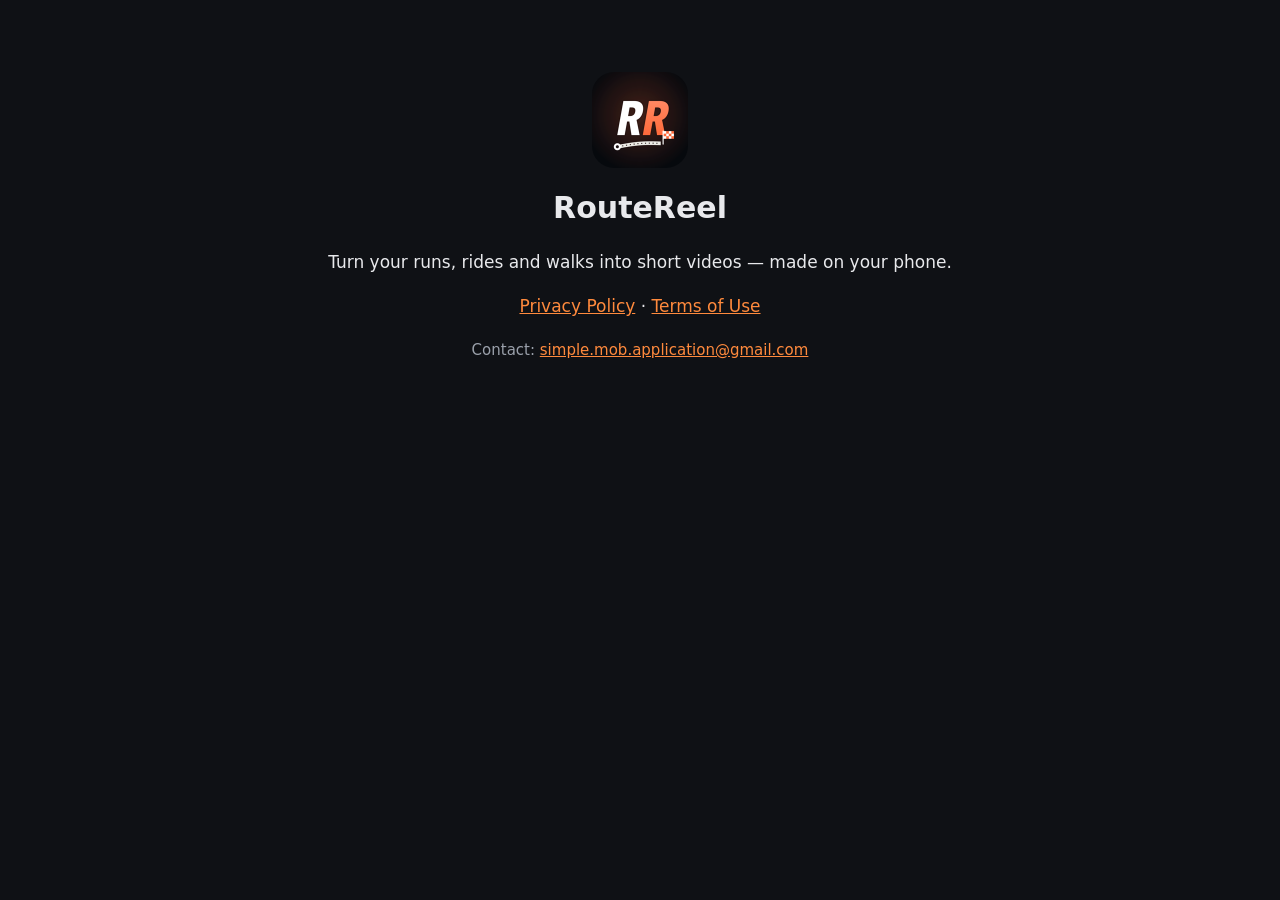
<file: index.html>
<!doctype html>
<html lang="en">
<head>
<meta charset="utf-8">
<meta name="viewport" content="width=device-width, initial-scale=1">
<title>RouteReel</title>
<link rel="icon" href="icon.png">
<link rel="stylesheet" href="style.css">
</head>
<body>
<main class="home">
<img src="icon.png" alt="" width="96" height="96">
<h1>RouteReel</h1>
<p>Turn your runs, rides and walks into short videos — made on your phone.</p>
<p><a href="privacy.html">Privacy Policy</a> · <a href="terms.html">Terms of Use</a></p>
<p class="updated">Contact: <a href="mailto:simple.mob.application@gmail.com">simple.mob.application@gmail.com</a></p>
</main>
</body>
</html>
</file>
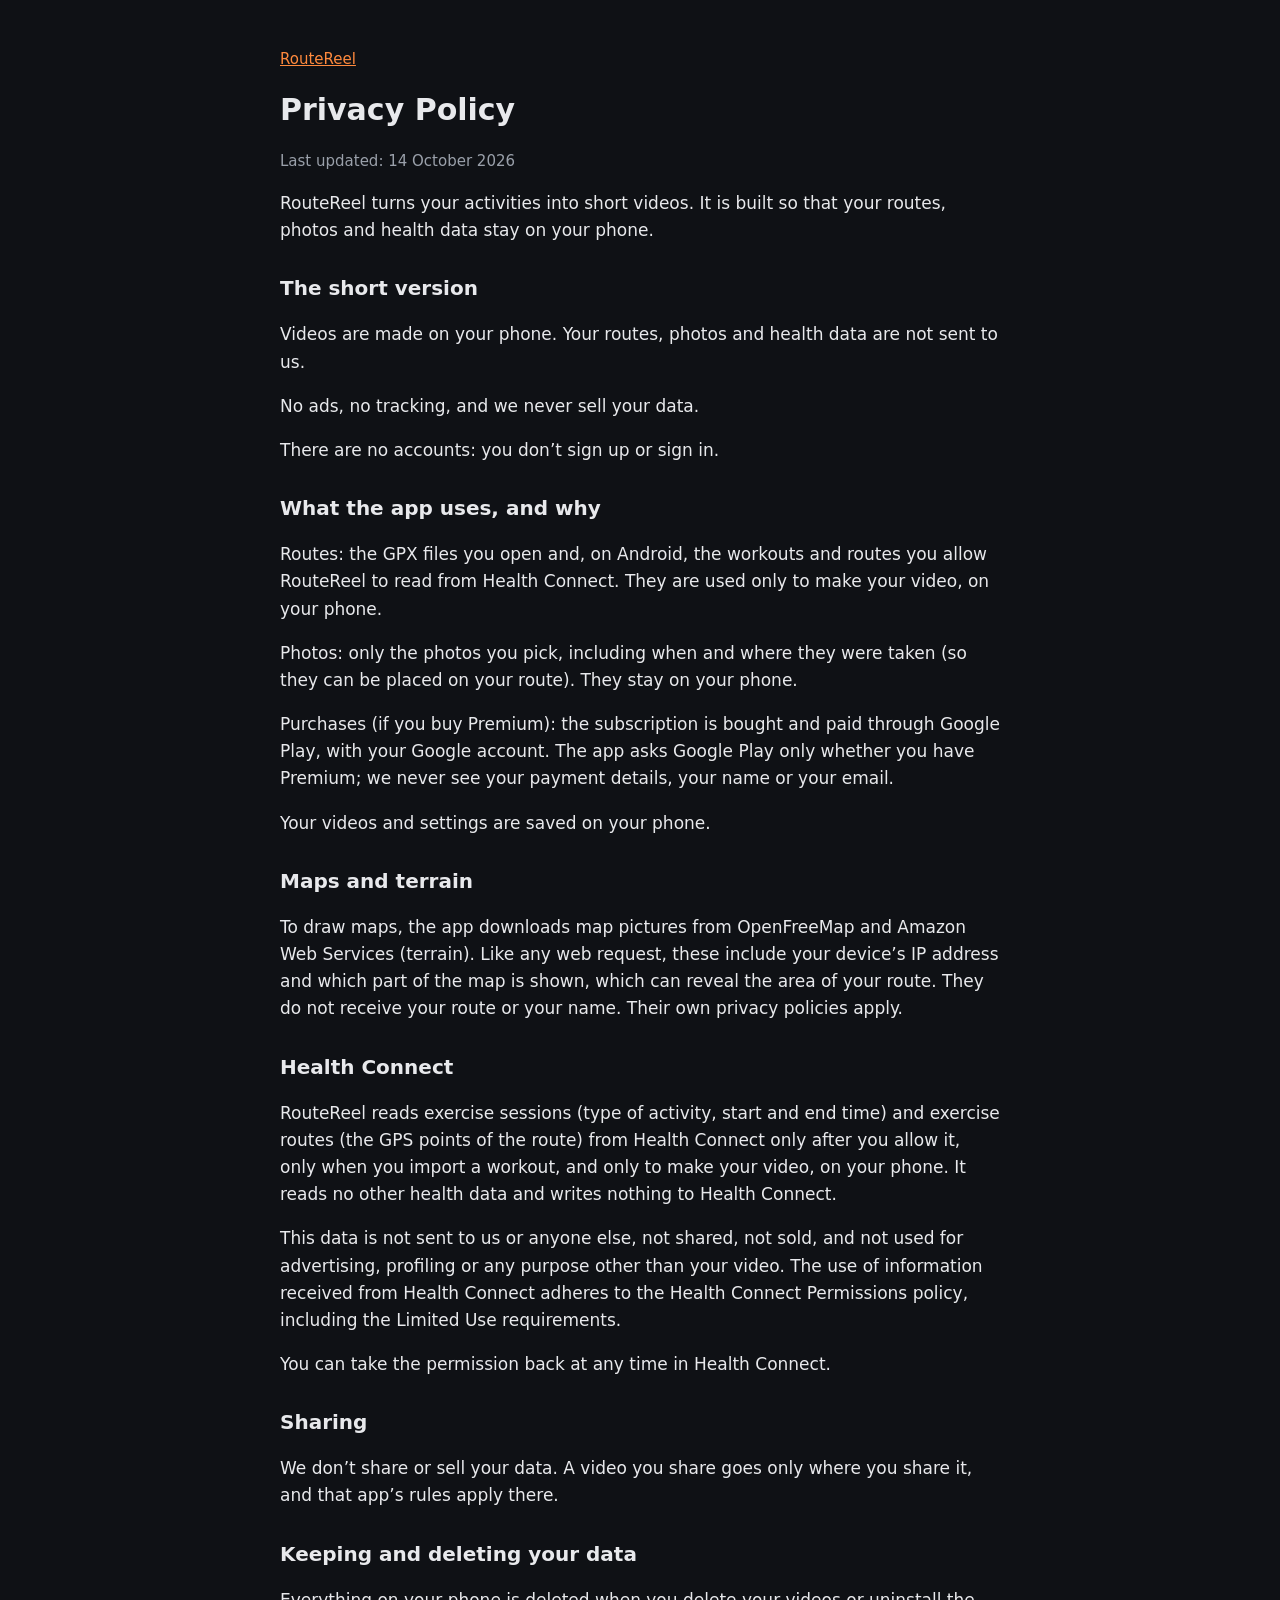
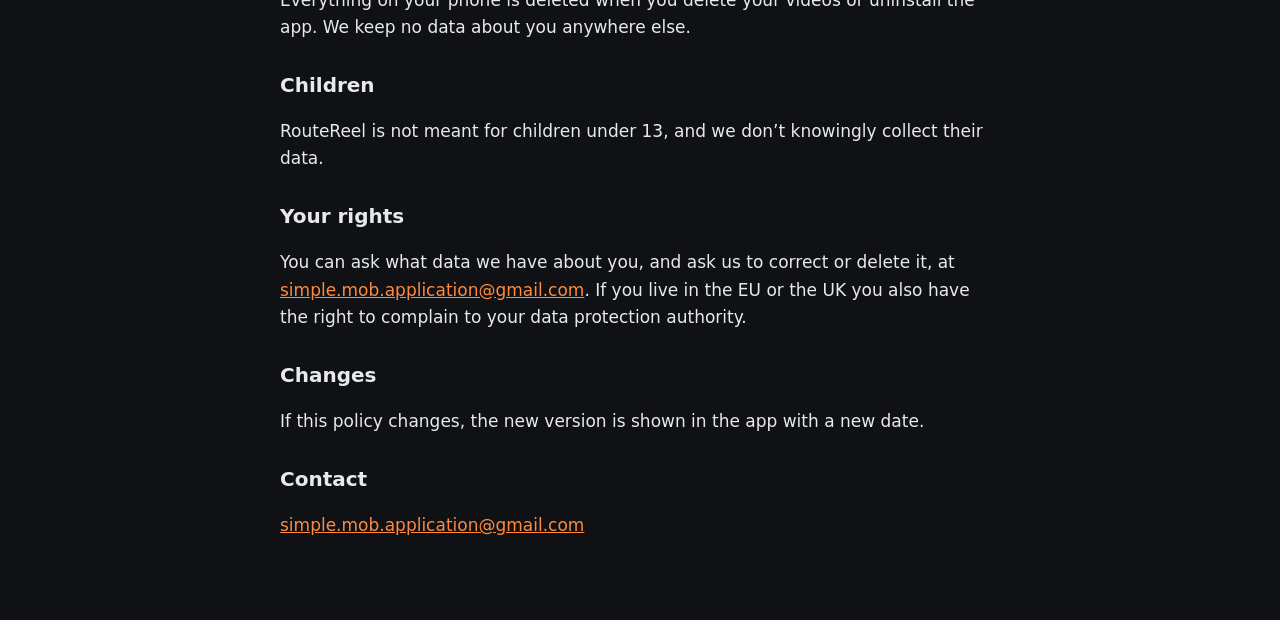
<file: privacy.html>
<!doctype html>
<html lang="en">
<head>
<meta charset="utf-8">
<meta name="viewport" content="width=device-width, initial-scale=1">
<title>Privacy Policy · RouteReel</title>
<link rel="stylesheet" href="style.css">
</head>
<body>
<main>
<p class="back"><a href="index.html">RouteReel</a></p>
<h1>Privacy Policy</h1>
<p class="updated">Last updated: 14 October 2026</p>
<p>RouteReel turns your activities into short videos. It is built so that your routes, photos and health data stay on your phone.</p>
<h2>The short version</h2>
<p>Videos are made on your phone. Your routes, photos and health data are not sent to us.</p>
<p>No ads, no tracking, and we never sell your data.</p>
<p>There are no accounts: you don’t sign up or sign in.</p>
<h2>What the app uses, and why</h2>
<p>Routes: the GPX files you open and, on Android, the workouts and routes you allow RouteReel to read from Health Connect. They are used only to make your video, on your phone.</p>
<p>Photos: only the photos you pick, including when and where they were taken (so they can be placed on your route). They stay on your phone.</p>
<p>Purchases (if you buy Premium): the subscription is bought and paid through Google Play, with your Google account. The app asks Google Play only whether you have Premium; we never see your payment details, your name or your email.</p>
<p>Your videos and settings are saved on your phone.</p>
<h2>Maps and terrain</h2>
<p>To draw maps, the app downloads map pictures from OpenFreeMap and Amazon Web Services (terrain). Like any web request, these include your device’s IP address and which part of the map is shown, which can reveal the area of your route. They do not receive your route or your name. Their own privacy policies apply.</p>
<h2>Health Connect</h2>
<p>RouteReel reads exercise sessions (type of activity, start and end time) and exercise routes (the GPS points of the route) from Health Connect only after you allow it, only when you import a workout, and only to make your video, on your phone. It reads no other health data and writes nothing to Health Connect.</p>
<p>This data is not sent to us or anyone else, not shared, not sold, and not used for advertising, profiling or any purpose other than your video. The use of information received from Health Connect adheres to the Health Connect Permissions policy, including the Limited Use requirements.</p>
<p>You can take the permission back at any time in Health Connect.</p>
<h2>Sharing</h2>
<p>We don’t share or sell your data. A video you share goes only where you share it, and that app’s rules apply there.</p>
<h2>Keeping and deleting your data</h2>
<p>Everything on your phone is deleted when you delete your videos or uninstall the app. We keep no data about you anywhere else.</p>
<h2>Children</h2>
<p>RouteReel is not meant for children under 13, and we don’t knowingly collect their data.</p>
<h2>Your rights</h2>
<p>You can ask what data we have about you, and ask us to correct or delete it, at <a href="mailto:simple.mob.application@gmail.com">simple.mob.application@gmail.com</a>. If you live in the EU or the UK you also have the right to complain to your data protection authority.</p>
<h2>Changes</h2>
<p>If this policy changes, the new version is shown in the app with a new date.</p>
<h2>Contact</h2>
<p><a href="mailto:simple.mob.application@gmail.com">simple.mob.application@gmail.com</a></p>
</main>
</body>
</html>
</file>
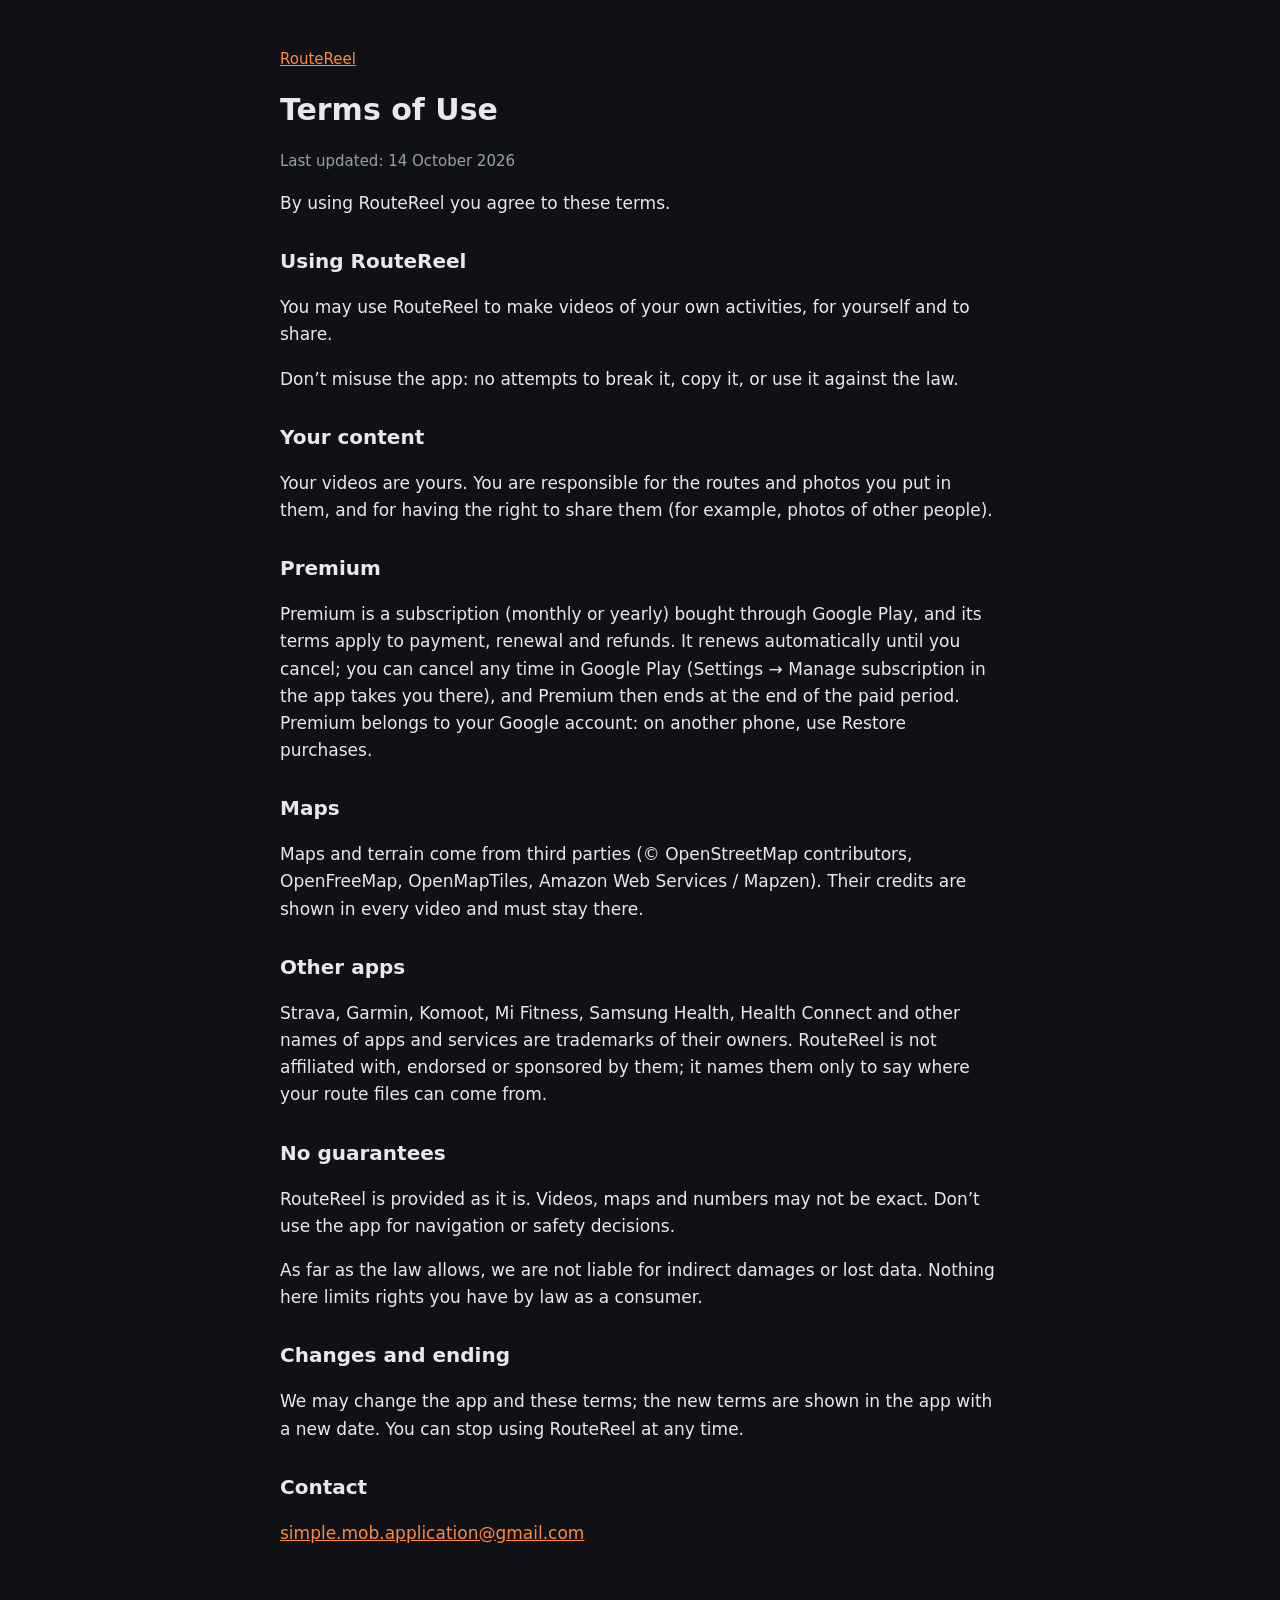
<file: terms.html>
<!doctype html>
<html lang="en">
<head>
<meta charset="utf-8">
<meta name="viewport" content="width=device-width, initial-scale=1">
<title>Terms of Use · RouteReel</title>
<link rel="stylesheet" href="style.css">
</head>
<body>
<main>
<p class="back"><a href="index.html">RouteReel</a></p>
<h1>Terms of Use</h1>
<p class="updated">Last updated: 14 October 2026</p>
<p>By using RouteReel you agree to these terms.</p>
<h2>Using RouteReel</h2>
<p>You may use RouteReel to make videos of your own activities, for yourself and to share.</p>
<p>Don’t misuse the app: no attempts to break it, copy it, or use it against the law.</p>
<h2>Your content</h2>
<p>Your videos are yours. You are responsible for the routes and photos you put in them, and for having the right to share them (for example, photos of other people).</p>
<h2>Premium</h2>
<p>Premium is a subscription (monthly or yearly) bought through Google Play, and its terms apply to payment, renewal and refunds. It renews automatically until you cancel; you can cancel any time in Google Play (Settings → Manage subscription in the app takes you there), and Premium then ends at the end of the paid period. Premium belongs to your Google account: on another phone, use Restore purchases.</p>
<h2>Maps</h2>
<p>Maps and terrain come from third parties (© OpenStreetMap contributors, OpenFreeMap, OpenMapTiles, Amazon Web Services / Mapzen). Their credits are shown in every video and must stay there.</p>
<h2>Other apps</h2>
<p>Strava, Garmin, Komoot, Mi Fitness, Samsung Health, Health Connect and other names of apps and services are trademarks of their owners. RouteReel is not affiliated with, endorsed or sponsored by them; it names them only to say where your route files can come from.</p>
<h2>No guarantees</h2>
<p>RouteReel is provided as it is. Videos, maps and numbers may not be exact. Don’t use the app for navigation or safety decisions.</p>
<p>As far as the law allows, we are not liable for indirect damages or lost data. Nothing here limits rights you have by law as a consumer.</p>
<h2>Changes and ending</h2>
<p>We may change the app and these terms; the new terms are shown in the app with a new date. You can stop using RouteReel at any time.</p>
<h2>Contact</h2>
<p><a href="mailto:simple.mob.application@gmail.com">simple.mob.application@gmail.com</a></p>
</main>
</body>
</html>
</file>
<file: style.css>
:root { color-scheme: dark; }
body { margin: 0; background: #0f1115; color: #e8e9ec; font: 17px/1.6 -apple-system, system-ui, Roboto, sans-serif; }
main { max-width: 720px; margin: 0 auto; padding: 32px 20px 64px; }
h1 { font-size: 30px; margin: 8px 0 4px; }
h2 { font-size: 20px; margin: 28px 0 6px; }
a { color: #ff8a3d; }
.updated, .back { color: #9aa0aa; font-size: 15px; }
.home { text-align: center; padding-top: 72px; }
.home img { border-radius: 22px; }
</file>
